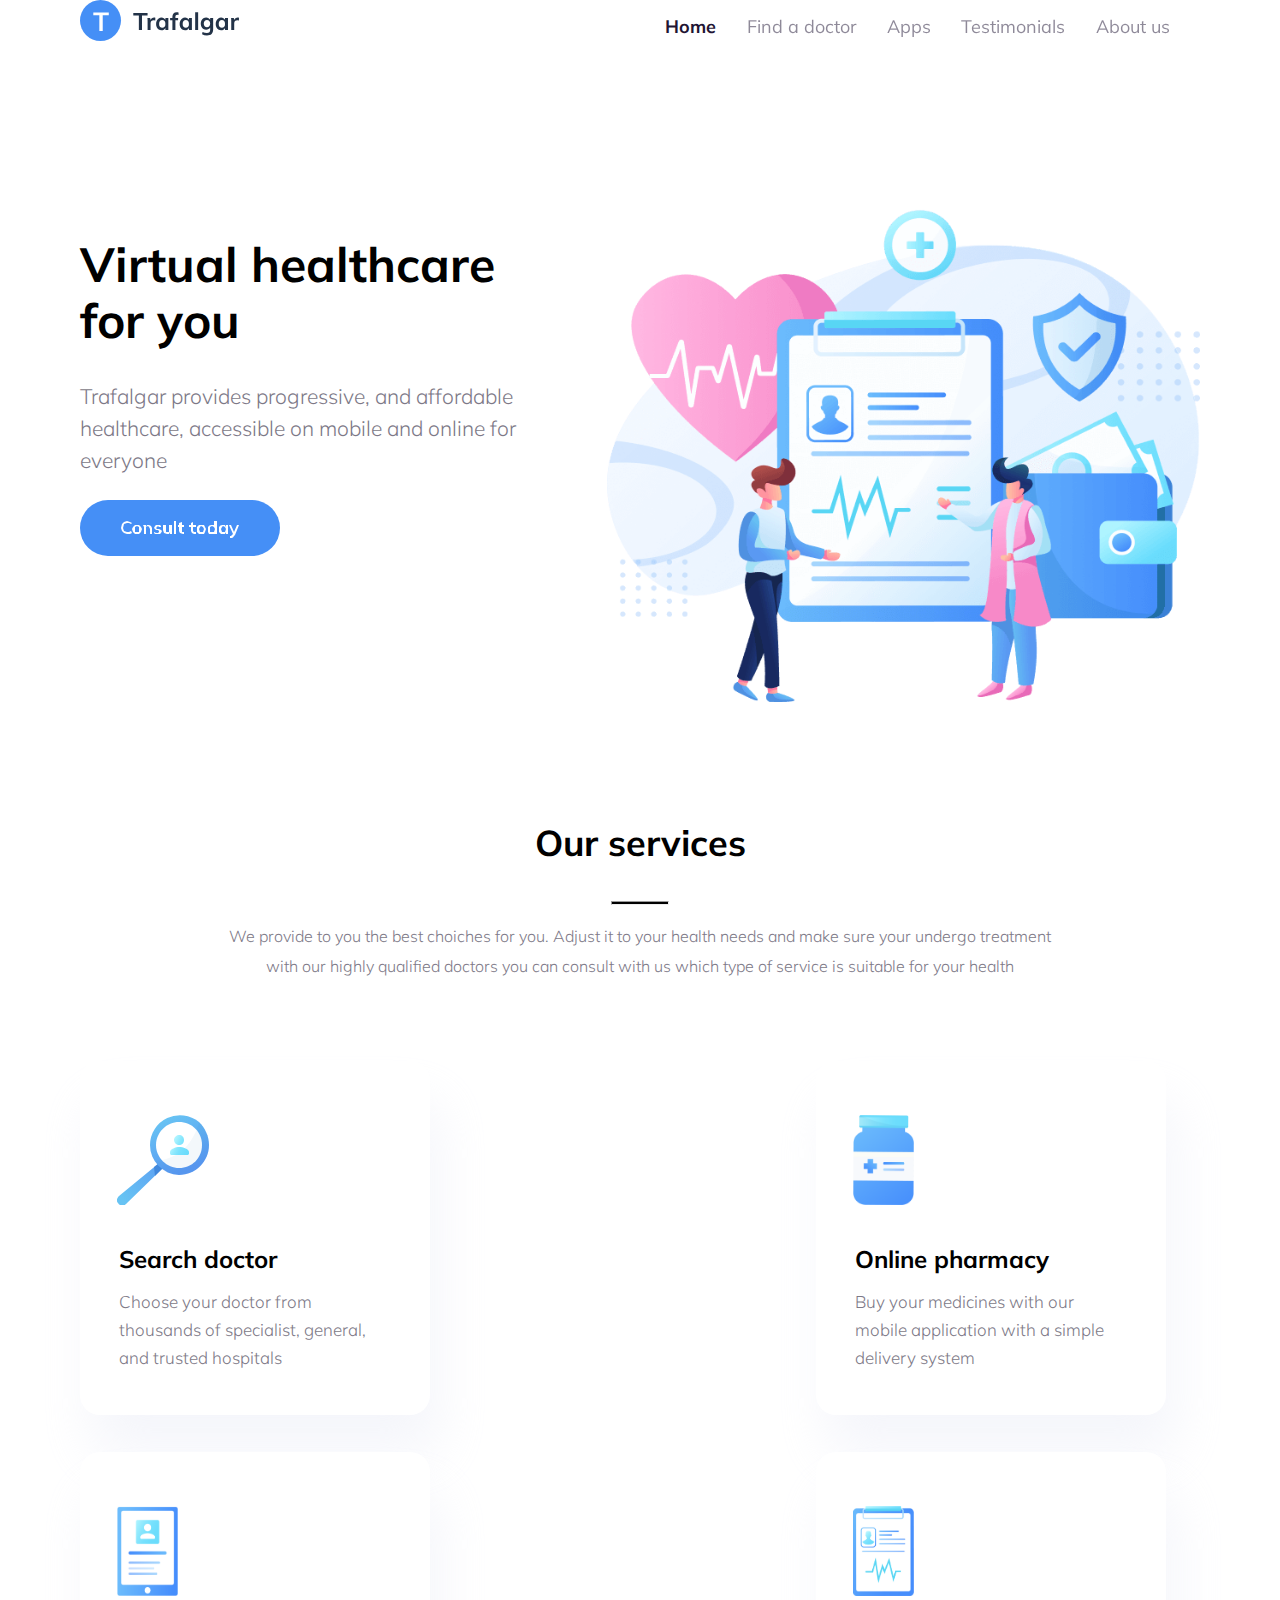
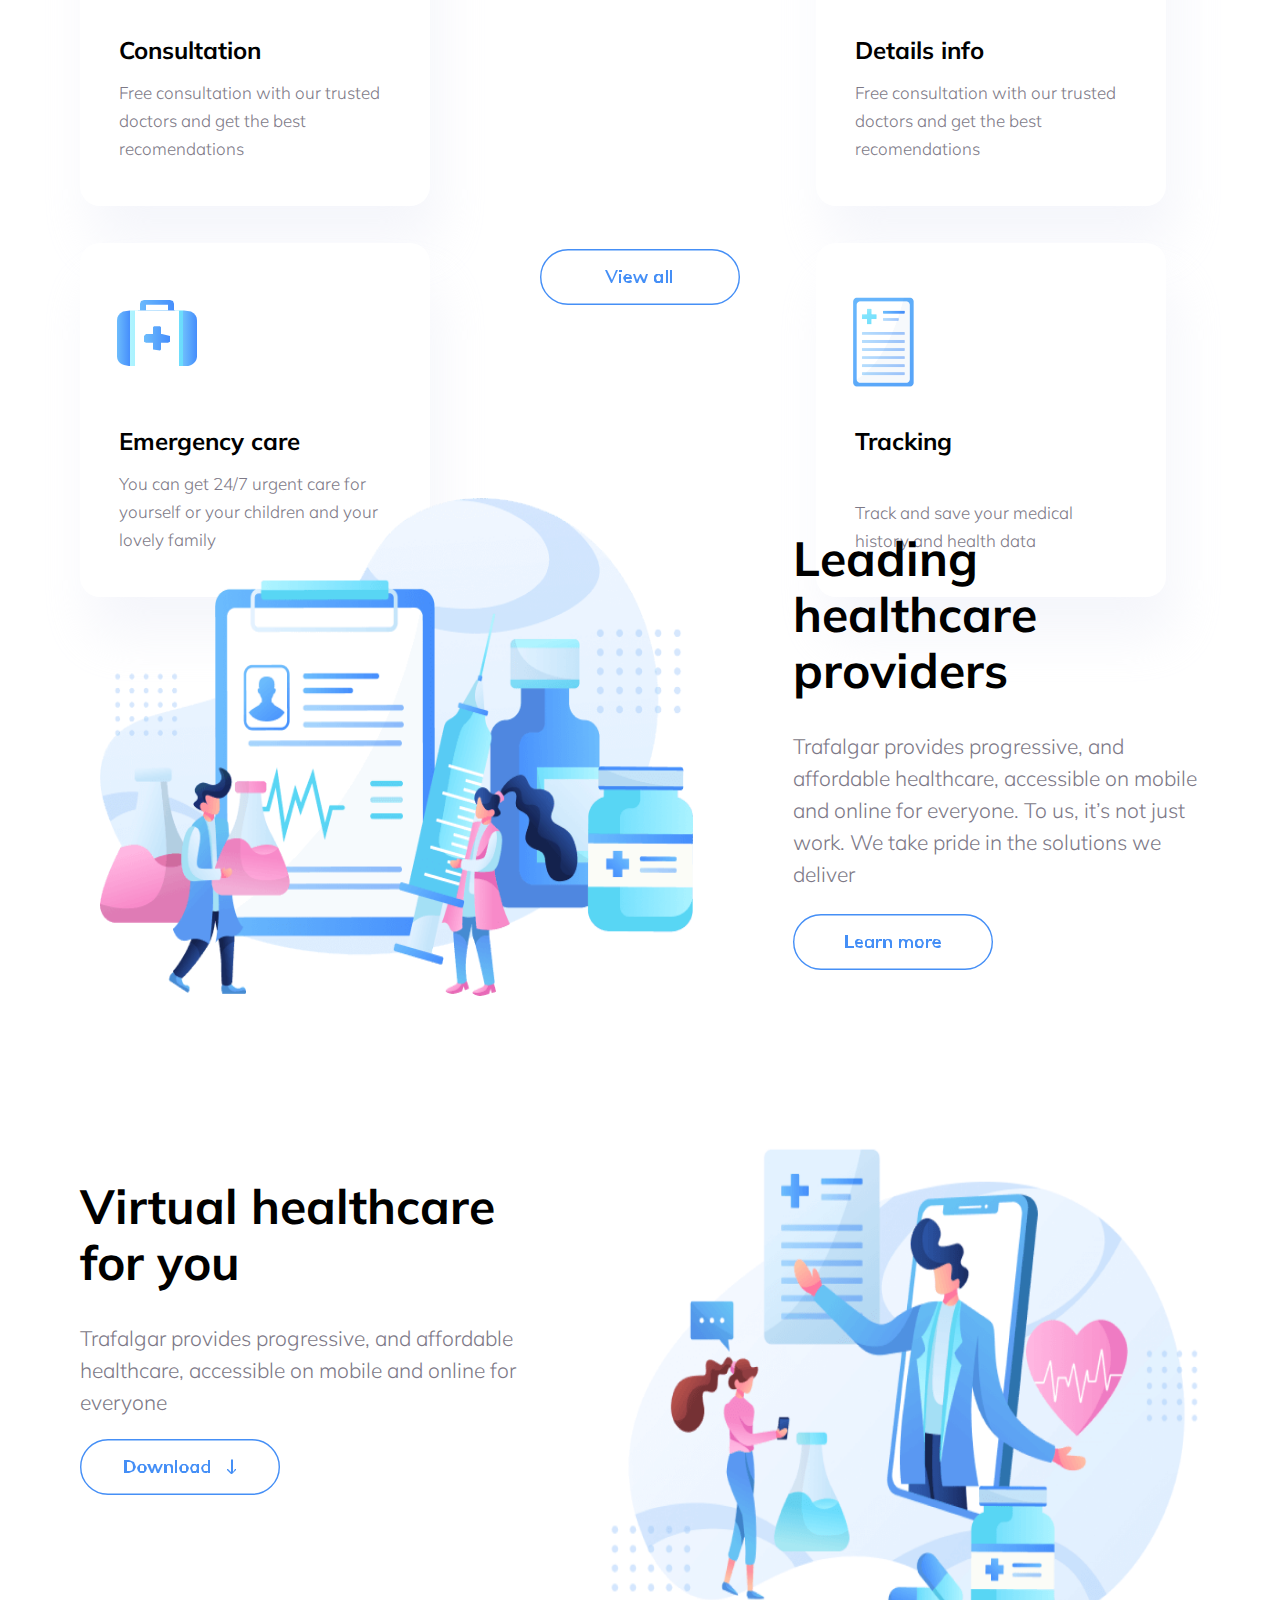
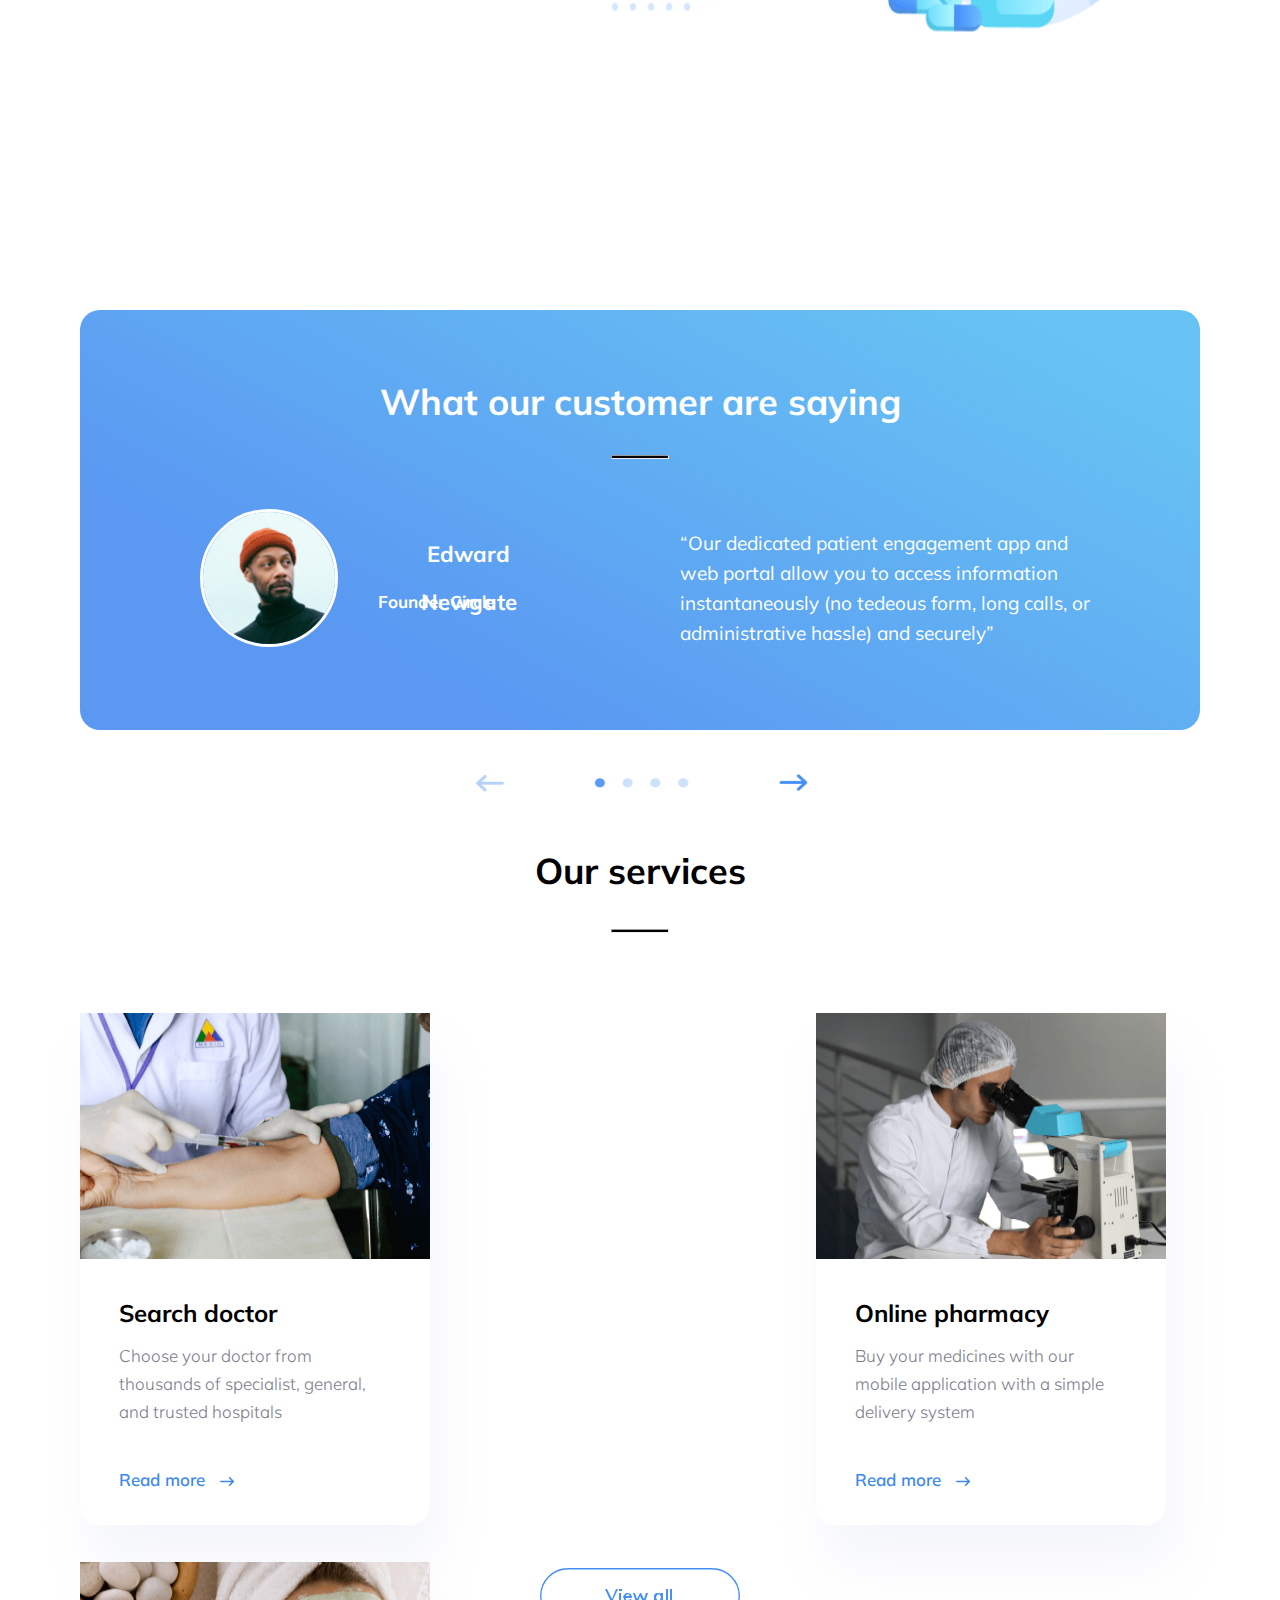
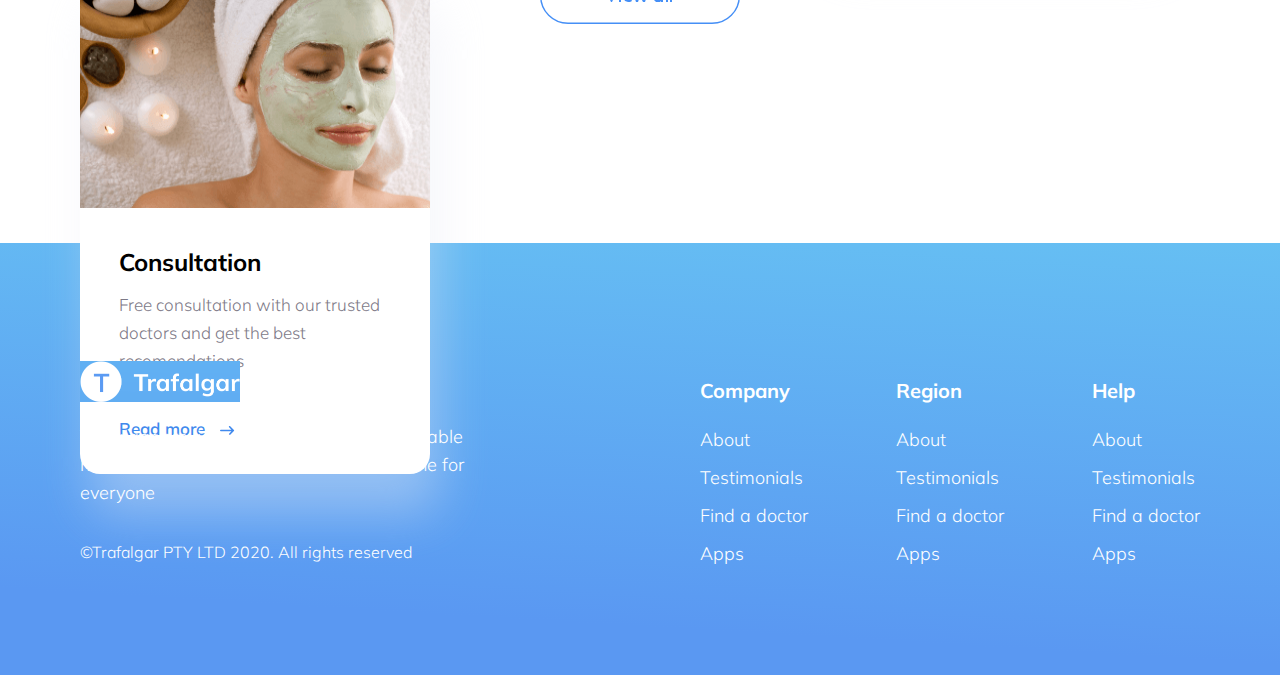
<file: index.html>
<!DOCTYPE html>
<html lang="en">
  <head>
    <title>Trafalgar</title>
    <!-- <link rel="preconnect" href="https://fonts.googleapis.com" />
    <link rel="preconnect" href="https://fonts.gstatic.com" crossorigin />
    <link
      href="https://fonts.googleapis.com/css2?family=Mulish:wght@300;400;600;700&display=swap"
      rel="stylesheet"
    /> -->
    <link rel="stylesheet" href="./css/normalize_minifity.css" />
    <link rel="stylesheet" href="./css/main_minifity.css" />
  </head>
  <body>
    <!-- Header_section -->

    <header class="site_header">
      <div class="container">
        <div class="site_logo">
          <img class="logo_img" src="./images/logo.svg" alt="Logo" />
        </div>
        <nav class="site_nav">
          <ul class="site_list">
            <li class="site_item">
              <a class="site_link home_link" href=""> Home </a>
            </li>
            <li class="site_item">
              <a class="site_link" href=""> Find a doctor </a>
            </li>
            <li class="site_item">
              <a class="site_link" href=""> Apps </a>
            </li>
            <li class="site_item">
              <a class="site_link" href=""> Testimonials </a>
            </li>
            <li class="site_item">
              <a class="site_link" href=""> About us </a>
            </li>
          </ul>
        </nav>
      </div>
    </header>

    <!-- /Header_section -->

    <!-- Hero_section -->

    <section class="hero total_section">
      <div class="container">
        <div class="hero_wrap total_wrap">
          <h1 class="hero_title total_title">Virtual healthcare for you</h1>
          <p class="hero_describe total_describe">
            Trafalgar provides progressive, and affordable healthcare,
            accessible on mobile and online for everyone
          </p>
          <a href=""> </a>
          <a class="btn_link" href="">
            <div class="button1">
              <img src="./images/consult.svg" alt="" />
            </div>
          </a>
        </div>
        <img class="hero_img total_img" src="./images/img1.png" alt="rasm" />
      </div>
    </section>

    <!--  /Hero_section -->

    <!--  Service_section  -->

    <section class="service">
      <div class="container">
        <div class="service_header">
          <h2 class="total_header__title">Our services</h2>
          <hr class="total_short__line" />
          <p class="service_description">
            We provide to you the best choiches for you. Adjust it to your
            health needs and make sure your undergo treatment with our highly
            qualified doctors you can consult with us which type of service is
            suitable for your health
          </p>
        </div>
        <div class="service_table">
          <ul class="service_list">
            <li class="service_item">
              <a href="">
                <div class="service_wrap">
                  <img
                    class="service_wrap__img"
                    src="./images/lupa.svg"
                    alt="Lupa"
                  />
                  <h4 class="service_wrap__title">Search doctor</h4>
                  <p class="service_wrap__description">
                    Choose your doctor from thousands of specialist, general,
                    and trusted hospitals
                  </p>
                </div>
              </a>
            </li>
            <li class="service_item">
              <a href="">
                <div class="service_wrap">
                  <img
                    class="service_wrap__img banka"
                    src="./images/banka.png"
                    alt="Banka"
                  />
                  <h4 class="service_wrap__title">Online pharmacy</h4>
                  <p class="service_wrap__description">
                    Buy your medicines with our mobile application with a simple
                    delivery system
                  </p>
                </div>
              </a>
            </li>
            <li class="service_item">
              <a href="">
                <div class="service_wrap">
                  <img
                    class="service_wrap__img banka"
                    src="./images/hisobot.png"
                    alt="Lupa"
                  />
                  <h4 class="service_wrap__title">Consultation</h4>
                  <p class="service_wrap__description">
                    Free consultation with our trusted doctors and get the best
                    recomendations
                  </p>
                </div>
              </a>
            </li>
            <li class="service_item">
              <a href="">
                <div class="service_wrap">
                  <img
                    class="service_wrap__img banka"
                    src="./images/yurak.png"
                    alt="Lupa"
                  />
                  <h4 class="service_wrap__title">Details info</h4>
                  <p class="service_wrap__description">
                    Free consultation with our trusted doctors and get the best
                    recomendations
                  </p>
                </div>
              </a>
            </li>
            <li class="service_item">
              <a href="">
                <div class="service_wrap">
                  <img
                    class="service_wrap__img portfel"
                    src="./images/portfel.svg"
                    alt="Lupa"
                  />
                  <h4 class="service_wrap__title">Emergency care</h4>
                  <p class="service_wrap__description">
                    You can get 24/7 urgent care for yourself or your children
                    and your lovely family
                  </p>
                </div>
              </a>
            </li>
            <li class="service_item">
              <a href="">
                <div class="service_wrap">
                  <img
                    class="service_wrap__img banka"
                    src="./images/notebook.png"
                    alt="Lupa"
                  />
                  <h4 class="service_wrap__title tag">Tracking</h4>
                  <p class="service_wrap__description">
                    Track and save your medical history and health data
                  </p>
                </div>
              </a>
            </li>
          </ul>
        </div>
        <div class="btn">
          <img src="./images/btn.svg" alt="" />
        </div>
      </div>
    </section>

    <!-- /Service_section -->

    <!--  Provider_section -->

    <section class="provider total_section">
      <div class="container">
        <img
          class="total_img provider_img"
          src="./images/img2.png"
          alt="rasm"
        />
        <div class="total_wrap provider_wrap">
          <h1 class="total_title">Leading healthcare providers</h1>
          <p class="total_describe">
            Trafalgar provides progressive, and affordable healthcare,
            accessible on mobile and online for everyone. To us, it’s not just
            work. We take pride in the solutions we deliver
          </p>
          <a class="btn_link" href="">
            <div class="button1">
              <img src="./images/learnmore.svg" alt="" />
            </div>
          </a>
        </div>
      </div>
    </section>

    <!-- /Provider_section -->

    <!-- Mobile_section   -->

    <section class="mobile total_section">
      <div class="container">
        <div class="total_wrap">
          <h1 class="total_title">Virtual healthcare for you</h1>
          <p class="total_describe">
            Trafalgar provides progressive, and affordable healthcare,
            accessible on mobile and online for everyone
          </p>
          <a class="btn_link" href="">
            <div class="button1">
              <img src="./images/download_btn.svg" alt="" />
            </div>
          </a>
        </div>
        <img class="total_img" src="./images/mobile.png" alt="rasm" />
      </div>
    </section>

    <!-- /Mobile_section   -->

    <!-- Customer_section -->

    <section class="customer">
      <div class="container">
        <div class="customer_card">
          <div class="customer_header">
            <h2 class="total_header__title customer_title">
              What our customer are saying
            </h2>
            <hr class="total_short__line" />
          </div>
          <div class="customer_info">
            <div class="customer_profile">
              <img
                class="customer_img"
                src="./images/customer_profile.png"
                alt="rasm"
              />
              <div class="customer_profile__info">
                <h6 class="c_profile_title">Edward Newgate</h6>
                <h6 class="c_profile_descripe">Founder Circle</h6>
              </div>
            </div>

            <p class="customer_descripe">
              “Our dedicated patient engagement app and web portal allow you to
              access information instantaneously (no tedeous form, long calls,
              or administrative hassle) and securely”
            </p>
          </div>
        </div>

        <div class="strelka">
          <img class="strelka_img" src="./images/strelka.png" alt="" />
        </div>
      </div>
    </section>

    <!-- /Customer_section -->

    <!-- Article_section -->

    <section class="service article">
      <div class="container">
        <div class="service_header">
          <h2 class="total_header__title">Our services</h2>
          <hr class="total_short__line" />
        </div>
        <div class="service_table article_table">
          <ul class="service_list">
            <li class="service_item">
              <a href="">
                <div class="service_wrap article_wrap">
                  <img
                    class="service_wrap__img article_img"
                    src="./images/ukol.png"
                    alt="Lupa"
                  />
                  <h4 class="service_wrap__title">Search doctor</h4>
                  <p class="service_wrap__description">
                    Choose your doctor from thousands of specialist, general,
                    and trusted hospitals
                  </p>
                  <a class="readmore" href=""
                    >Read more
                    <img class="vector" src="./images/vector.svg" alt="" />
                  </a>
                </div>
              </a>
            </li>
            <li class="service_item">
              <a href="">
                <div class="service_wrap article_wrap">
                  <img
                    class="service_wrap__img article_img"
                    src="./images/mikroskop.png"
                    alt="Banka"
                  />
                  <h4 class="service_wrap__title">Online pharmacy</h4>
                  <p class="service_wrap__description">
                    Buy your medicines with our mobile application with a simple
                    delivery system
                  </p>
                  <a class="readmore" href=""
                    >Read more
                    <img class="vector" src="./images/vector.svg" alt=""
                  /></a>
                </div>
              </a>
            </li>
            <li class="service_item">
              <a class="wrap_link" href="">
                <div class="service_wrap article_wrap">
                  <img
                    class="service_wrap__img article_img"
                    src="./images/yuz.png"
                    alt="Lupa"
                  />
                  <h4 class="service_wrap__title">Consultation</h4>
                  <p class="service_wrap__description">
                    Free consultation with our trusted doctors and get the best
                    recomendations
                  </p>
                  <a class="readmore" href=""
                    >Read more
                    <img class="vector" src="./images/vector.svg" alt=""
                  /></a>
                </div>
              </a>
            </li>
          </ul>
        </div>
        <div class="btn">
          <img src="./images/btn.svg" alt="" />
        </div>
      </div>
    </section>

    <!-- /Article_section -->

    <!-- Footer_section -->

    <footer class="footer_section">
      <div class="container">
        <div class="about">
          <div class="trafalgar_logo">
            <img class="logo_img" src="./images/btn2.png" alt="" />
          </div>
          <h5 class="about_descripe">
            Trafalgar provides progressive, and affordable healthcare,
            accessible on mobile and online for everyone
          </h5>
          <h5 class="copyright">
            ©Trafalgar PTY LTD 2020. All rights reserved
          </h5>
        </div>
        <div class="catigorie">
          <div class="catigories">
            <h4 class="catigories_title">Company</h4>
            <ul class="catigories_list">
              <li class="catigories_item">
                <a class="catigories_link" href="">About</a>
              </li>
              <li class="catigories_item">
                <a class="catigories_link" href="">Testimonials</a>
              </li>
              <li class="catigories_item">
                <a class="catigories_link" href="">Find a doctor</a>
              </li>
              <li class="catigories_item">
                <a class="catigories_link" href="">Apps</a>
              </li>
            </ul>
          </div>
          <div class="catigories">
            <h4 class="catigories_title">Region</h4>
            <ul class="catigories_list">
              <li class="catigories_item">
                <a class="catigories_link" href="">About</a>
              </li>
              <li class="catigories_item">
                <a class="catigories_link" href="">Testimonials</a>
              </li>
              <li class="catigories_item">
                <a class="catigories_link" href="">Find a doctor</a>
              </li>
              <li class="catigories_item">
                <a class="catigories_link" href="">Apps</a>
              </li>
            </ul>
          </div>
          <div class="catigories">
            <h4 class="catigories_title">Help</h4>
            <ul class="catigories_list">
              <li class="catigories_item">
                <a class="catigories_link" href="">About</a>
              </li>
              <li class="catigories_item">
                <a class="catigories_link" href="">Testimonials</a>
              </li>
              <li class="catigories_item">
                <a class="catigories_link" href="">Find a doctor</a>
              </li>
              <li class="catigories_item">
                <a class="catigories_link" href="">Apps</a>
              </li>
            </ul>
          </div>
        </div>
      </div>
    </footer>

    <!-- /Footer_section -->
  </body>
</html>
</file>
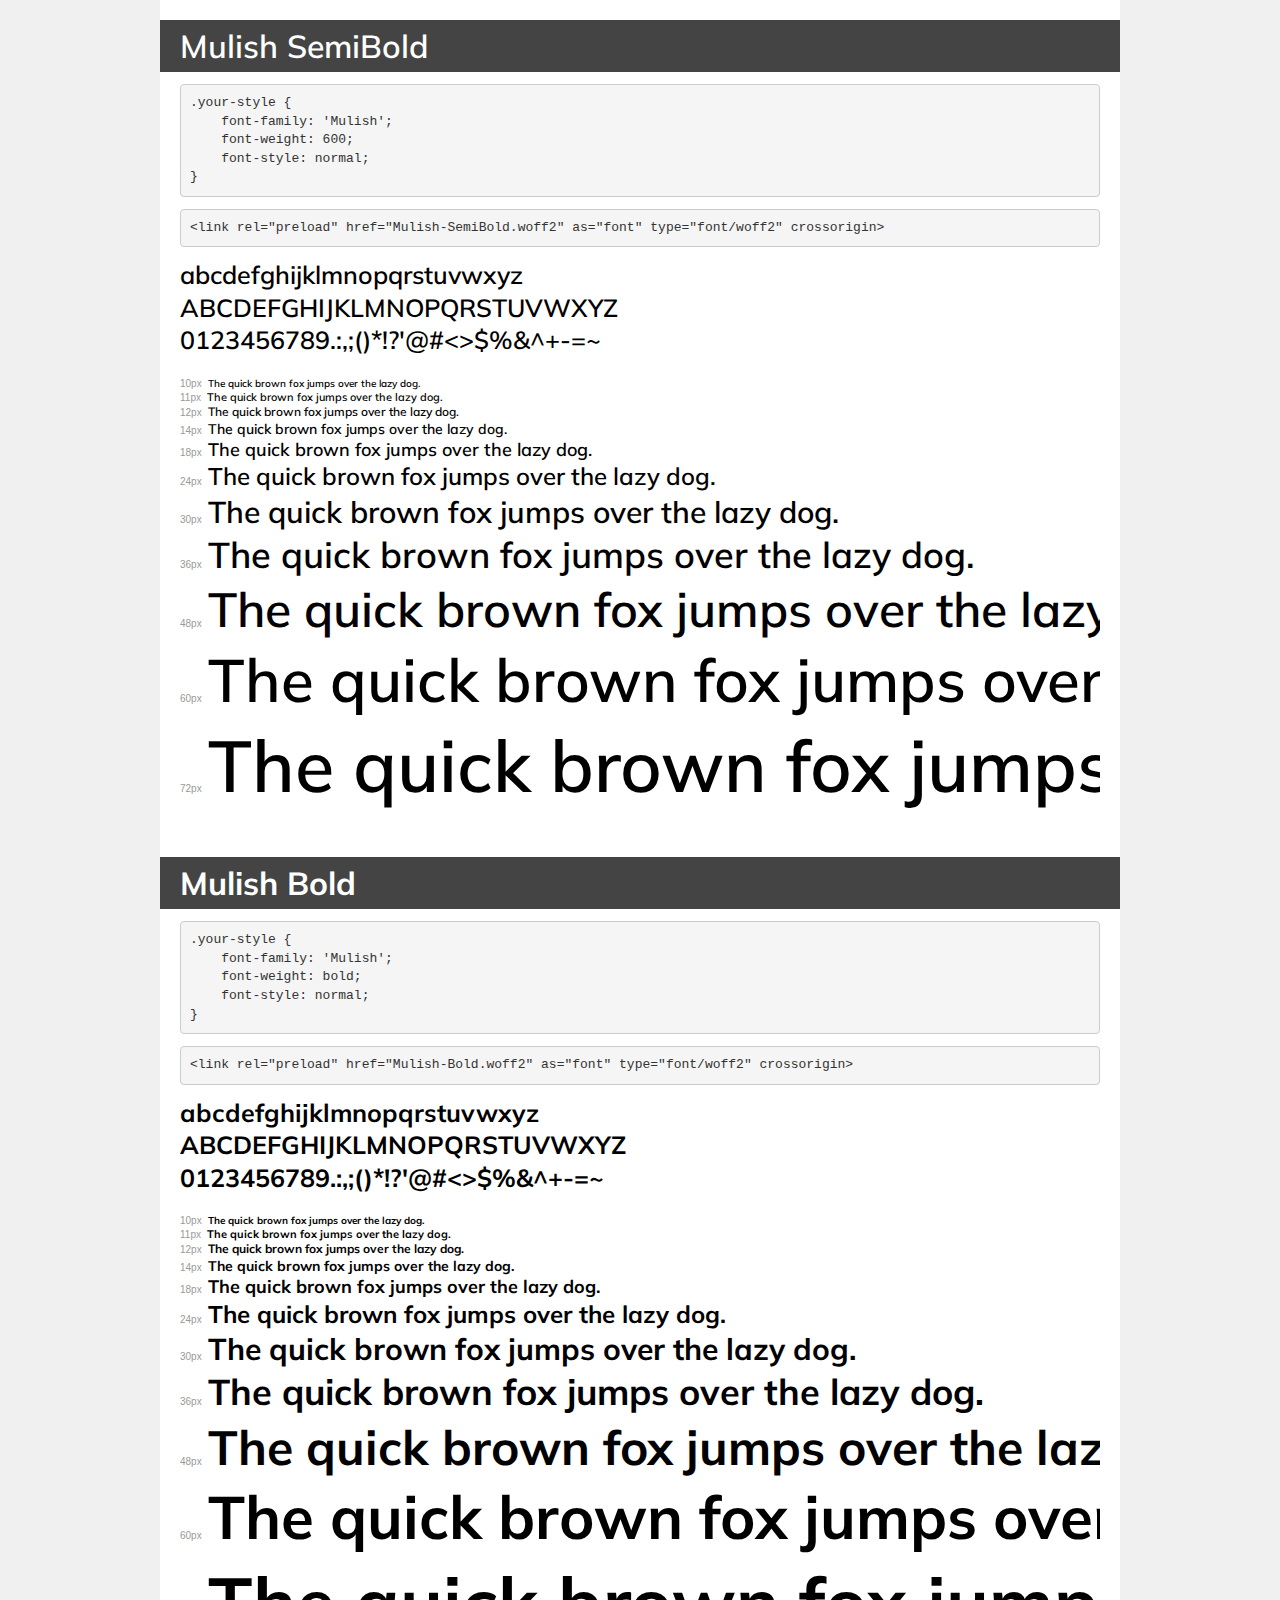
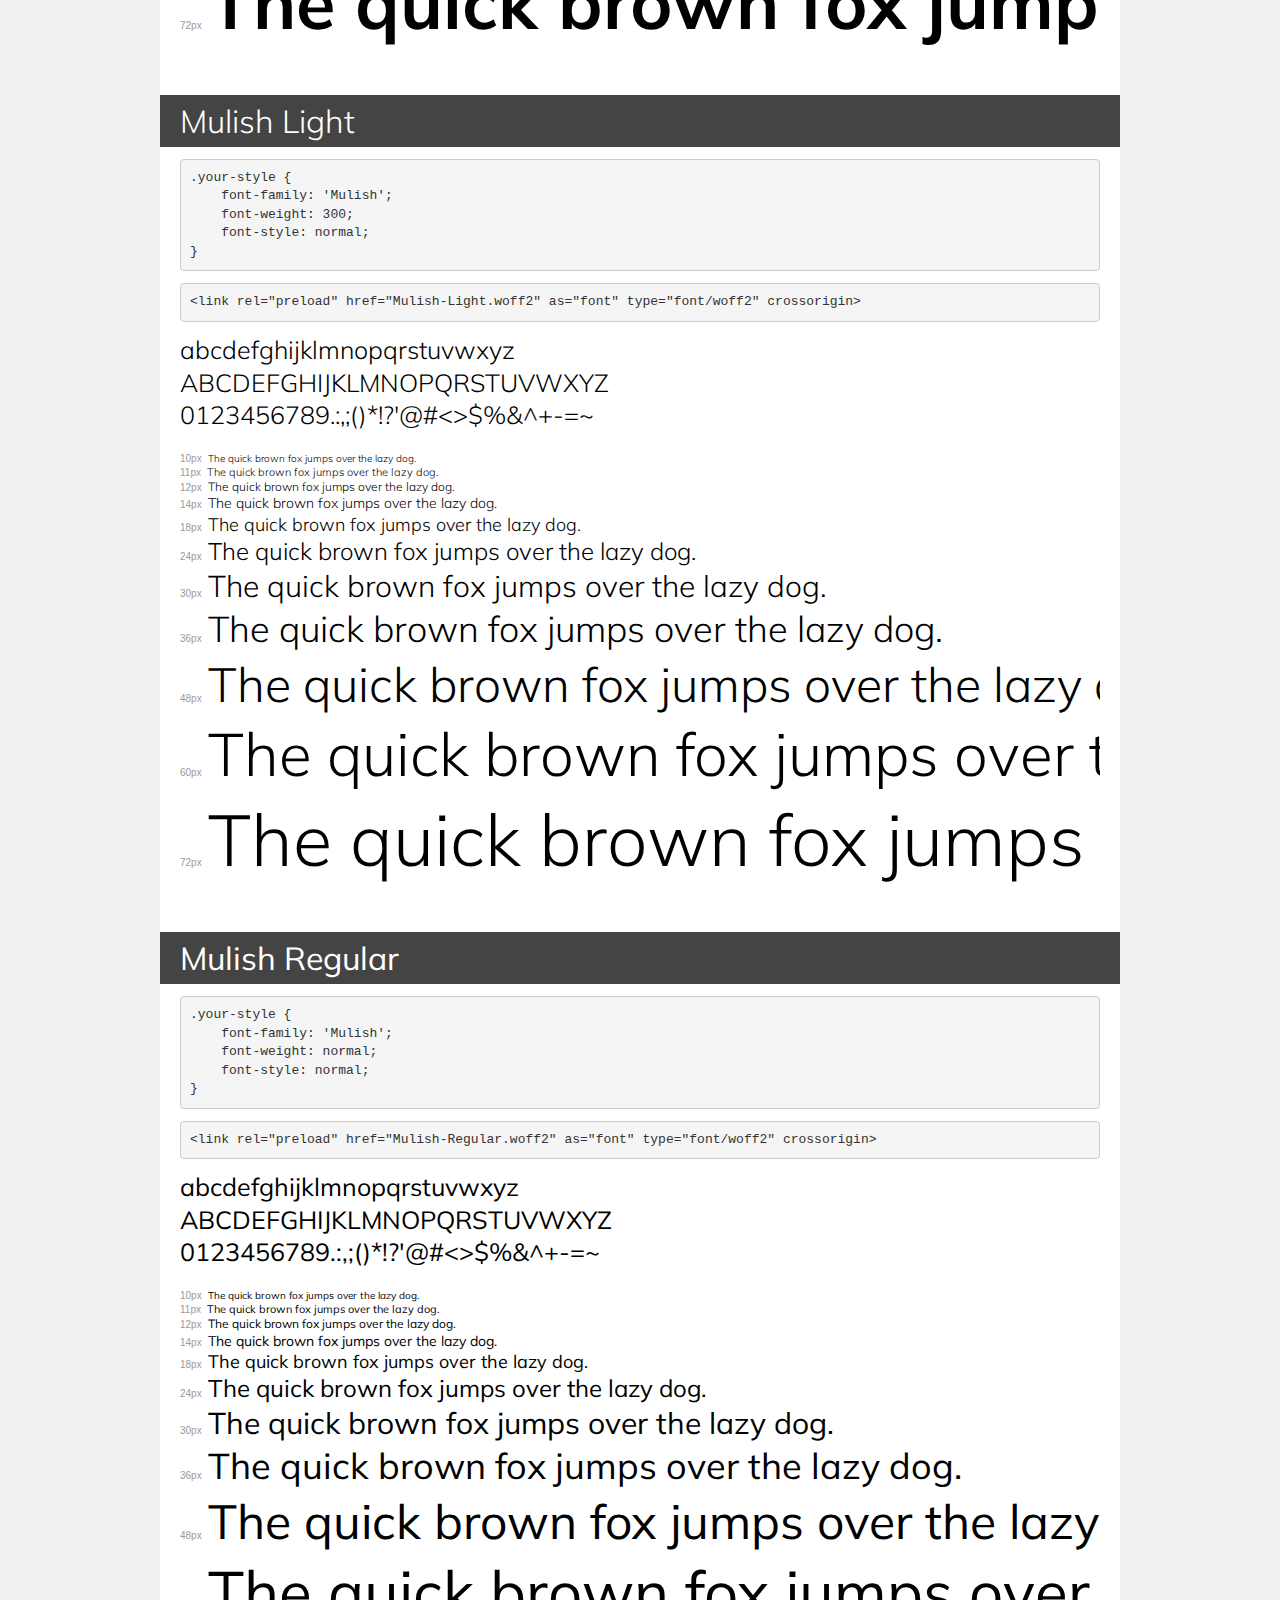
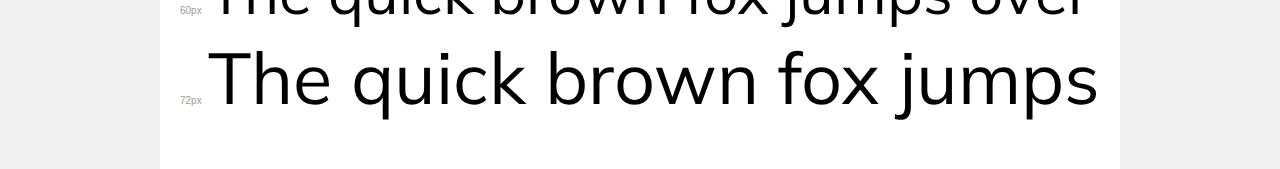
<file: fonts/demo.html>
<!DOCTYPE html>
<html lang="en">
<head>
    <meta charset="utf-8">
    <meta http-equiv="X-UA-Compatible" content="IE=edge">
    <meta name="viewport" content="width=device-width, initial-scale=1">
    <meta name="robots" content="noindex, noarchive">
    <meta name="format-detection" content="telephone=no">
    <title>Transfonter demo</title>
    <link href="stylesheet.css" rel="stylesheet">
    <style>
        /*
        http://meyerweb.com/eric/tools/css/reset/
        v2.0 | 20110126
        License: none (public domain)
        */
        html, body, div, span, applet, object, iframe,
        h1, h2, h3, h4, h5, h6, p, blockquote, pre,
        a, abbr, acronym, address, big, cite, code,
        del, dfn, em, img, ins, kbd, q, s, samp,
        small, strike, strong, sub, sup, tt, var,
        b, u, i, center,
        dl, dt, dd, ol, ul, li,
        fieldset, form, label, legend,
        table, caption, tbody, tfoot, thead, tr, th, td,
        article, aside, canvas, details, embed,
        figure, figcaption, footer, header, hgroup,
        menu, nav, output, ruby, section, summary,
        time, mark, audio, video {
            margin: 0;
            padding: 0;
            border: 0;
            font-size: 100%;
            font: inherit;
            vertical-align: baseline;
        }
        /* HTML5 display-role reset for older browsers */
        article, aside, details, figcaption, figure,
        footer, header, hgroup, menu, nav, section {
            display: block;
        }
        body {
            line-height: 1;
        }
        ol, ul {
            list-style: none;
        }
        blockquote, q {
            quotes: none;
        }
        blockquote:before, blockquote:after,
        q:before, q:after {
            content: '';
            content: none;
        }
        table {
            border-collapse: collapse;
            border-spacing: 0;
        }
        /* demo styles */
        body {
            background: #f0f0f0;
            color: #000;
        }
        .page {
            background: #fff;
            width: 920px;
            margin: 0 auto;
            padding: 20px 20px 0 20px;
            overflow: hidden;
        }
        .font-container {
            overflow-x: auto;
            overflow-y: hidden;
            margin-bottom: 40px;
            line-height: 1.3;
            white-space: nowrap;
            padding-bottom: 5px;
        }
        h1 {
            position: relative;
            background: #444;
            font-size: 32px;
            color: #fff;
            padding: 10px 20px;
            margin: 0 -20px 12px -20px;
        }
        .letters {
            font-size: 25px;
            margin-bottom: 20px;
        }
        .s10:before {
            content: '10px';
        }
        .s11:before {
            content: '11px';
        }
        .s12:before {
            content: '12px';
        }
        .s14:before {
            content: '14px';
        }
        .s18:before {
            content: '18px';
        }
        .s24:before {
            content: '24px';
        }
        .s30:before {
            content: '30px';
        }
        .s36:before {
            content: '36px';
        }
        .s48:before {
            content: '48px';
        }
        .s60:before {
            content: '60px';
        }
        .s72:before {
            content: '72px';
        }
        .s10:before, .s11:before, .s12:before, .s14:before,
        .s18:before, .s24:before, .s30:before, .s36:before,
        .s48:before, .s60:before, .s72:before {
            font-family: Arial, sans-serif;
            font-size: 10px;
            font-weight: normal;
            font-style: normal;
            color: #999;
            padding-right: 6px;
        }
        pre {
            display: block;
            padding: 9px;
            margin: 0 0 12px;
            font-family: Monaco, Menlo, Consolas, "Courier New", monospace;
            font-size: 13px;
            line-height: 1.428571429;
            color: #333;
            font-weight: normal;
            font-style: normal;
            background-color: #f5f5f5;
            border: 1px solid #ccc;
            overflow-x: auto;
            border-radius: 4px;
        }
        /* responsive */
        @media (max-width: 959px) {
            .page {
                width: auto;
                margin: 0;
            }
        }
    </style>
</head>
<body>
<div class="page">
    <div class="demo">
        <h1 style="font-family: 'Mulish'; font-weight: 600; font-style: normal;">Mulish SemiBold</h1>
        <pre title="Usage">.your-style {
    font-family: 'Mulish';
    font-weight: 600;
    font-style: normal;
}</pre>
        <pre title="Preload (optional)">
&lt;link rel=&quot;preload&quot; href=&quot;Mulish-SemiBold.woff2&quot; as=&quot;font&quot; type=&quot;font/woff2&quot; crossorigin&gt;</pre>
        <div class="font-container" style="font-family: 'Mulish'; font-weight: 600; font-style: normal;">
            <p class="letters">
                abcdefghijklmnopqrstuvwxyz<br>
ABCDEFGHIJKLMNOPQRSTUVWXYZ<br>
                0123456789.:,;()*!?'@#&lt;&gt;$%&^+-=~
            </p>
            <p class="s10" style="font-size: 10px;">The quick brown fox jumps over the lazy dog.</p>
            <p class="s11" style="font-size: 11px;">The quick brown fox jumps over the lazy dog.</p>
            <p class="s12" style="font-size: 12px;">The quick brown fox jumps over the lazy dog.</p>
            <p class="s14" style="font-size: 14px;">The quick brown fox jumps over the lazy dog.</p>
            <p class="s18" style="font-size: 18px;">The quick brown fox jumps over the lazy dog.</p>
            <p class="s24" style="font-size: 24px;">The quick brown fox jumps over the lazy dog.</p>
            <p class="s30" style="font-size: 30px;">The quick brown fox jumps over the lazy dog.</p>
            <p class="s36" style="font-size: 36px;">The quick brown fox jumps over the lazy dog.</p>
            <p class="s48" style="font-size: 48px;">The quick brown fox jumps over the lazy dog.</p>
            <p class="s60" style="font-size: 60px;">The quick brown fox jumps over the lazy dog.</p>
            <p class="s72" style="font-size: 72px;">The quick brown fox jumps over the lazy dog.</p>
        </div>
    </div>

    <div class="demo">
        <h1 style="font-family: 'Mulish'; font-weight: bold; font-style: normal;">Mulish Bold</h1>
        <pre title="Usage">.your-style {
    font-family: 'Mulish';
    font-weight: bold;
    font-style: normal;
}</pre>
        <pre title="Preload (optional)">
&lt;link rel=&quot;preload&quot; href=&quot;Mulish-Bold.woff2&quot; as=&quot;font&quot; type=&quot;font/woff2&quot; crossorigin&gt;</pre>
        <div class="font-container" style="font-family: 'Mulish'; font-weight: bold; font-style: normal;">
            <p class="letters">
                abcdefghijklmnopqrstuvwxyz<br>
ABCDEFGHIJKLMNOPQRSTUVWXYZ<br>
                0123456789.:,;()*!?'@#&lt;&gt;$%&^+-=~
            </p>
            <p class="s10" style="font-size: 10px;">The quick brown fox jumps over the lazy dog.</p>
            <p class="s11" style="font-size: 11px;">The quick brown fox jumps over the lazy dog.</p>
            <p class="s12" style="font-size: 12px;">The quick brown fox jumps over the lazy dog.</p>
            <p class="s14" style="font-size: 14px;">The quick brown fox jumps over the lazy dog.</p>
            <p class="s18" style="font-size: 18px;">The quick brown fox jumps over the lazy dog.</p>
            <p class="s24" style="font-size: 24px;">The quick brown fox jumps over the lazy dog.</p>
            <p class="s30" style="font-size: 30px;">The quick brown fox jumps over the lazy dog.</p>
            <p class="s36" style="font-size: 36px;">The quick brown fox jumps over the lazy dog.</p>
            <p class="s48" style="font-size: 48px;">The quick brown fox jumps over the lazy dog.</p>
            <p class="s60" style="font-size: 60px;">The quick brown fox jumps over the lazy dog.</p>
            <p class="s72" style="font-size: 72px;">The quick brown fox jumps over the lazy dog.</p>
        </div>
    </div>

    <div class="demo">
        <h1 style="font-family: 'Mulish'; font-weight: 300; font-style: normal;">Mulish Light</h1>
        <pre title="Usage">.your-style {
    font-family: 'Mulish';
    font-weight: 300;
    font-style: normal;
}</pre>
        <pre title="Preload (optional)">
&lt;link rel=&quot;preload&quot; href=&quot;Mulish-Light.woff2&quot; as=&quot;font&quot; type=&quot;font/woff2&quot; crossorigin&gt;</pre>
        <div class="font-container" style="font-family: 'Mulish'; font-weight: 300; font-style: normal;">
            <p class="letters">
                abcdefghijklmnopqrstuvwxyz<br>
ABCDEFGHIJKLMNOPQRSTUVWXYZ<br>
                0123456789.:,;()*!?'@#&lt;&gt;$%&^+-=~
            </p>
            <p class="s10" style="font-size: 10px;">The quick brown fox jumps over the lazy dog.</p>
            <p class="s11" style="font-size: 11px;">The quick brown fox jumps over the lazy dog.</p>
            <p class="s12" style="font-size: 12px;">The quick brown fox jumps over the lazy dog.</p>
            <p class="s14" style="font-size: 14px;">The quick brown fox jumps over the lazy dog.</p>
            <p class="s18" style="font-size: 18px;">The quick brown fox jumps over the lazy dog.</p>
            <p class="s24" style="font-size: 24px;">The quick brown fox jumps over the lazy dog.</p>
            <p class="s30" style="font-size: 30px;">The quick brown fox jumps over the lazy dog.</p>
            <p class="s36" style="font-size: 36px;">The quick brown fox jumps over the lazy dog.</p>
            <p class="s48" style="font-size: 48px;">The quick brown fox jumps over the lazy dog.</p>
            <p class="s60" style="font-size: 60px;">The quick brown fox jumps over the lazy dog.</p>
            <p class="s72" style="font-size: 72px;">The quick brown fox jumps over the lazy dog.</p>
        </div>
    </div>

    <div class="demo">
        <h1 style="font-family: 'Mulish'; font-weight: normal; font-style: normal;">Mulish Regular</h1>
        <pre title="Usage">.your-style {
    font-family: 'Mulish';
    font-weight: normal;
    font-style: normal;
}</pre>
        <pre title="Preload (optional)">
&lt;link rel=&quot;preload&quot; href=&quot;Mulish-Regular.woff2&quot; as=&quot;font&quot; type=&quot;font/woff2&quot; crossorigin&gt;</pre>
        <div class="font-container" style="font-family: 'Mulish'; font-weight: normal; font-style: normal;">
            <p class="letters">
                abcdefghijklmnopqrstuvwxyz<br>
ABCDEFGHIJKLMNOPQRSTUVWXYZ<br>
                0123456789.:,;()*!?'@#&lt;&gt;$%&^+-=~
            </p>
            <p class="s10" style="font-size: 10px;">The quick brown fox jumps over the lazy dog.</p>
            <p class="s11" style="font-size: 11px;">The quick brown fox jumps over the lazy dog.</p>
            <p class="s12" style="font-size: 12px;">The quick brown fox jumps over the lazy dog.</p>
            <p class="s14" style="font-size: 14px;">The quick brown fox jumps over the lazy dog.</p>
            <p class="s18" style="font-size: 18px;">The quick brown fox jumps over the lazy dog.</p>
            <p class="s24" style="font-size: 24px;">The quick brown fox jumps over the lazy dog.</p>
            <p class="s30" style="font-size: 30px;">The quick brown fox jumps over the lazy dog.</p>
            <p class="s36" style="font-size: 36px;">The quick brown fox jumps over the lazy dog.</p>
            <p class="s48" style="font-size: 48px;">The quick brown fox jumps over the lazy dog.</p>
            <p class="s60" style="font-size: 60px;">The quick brown fox jumps over the lazy dog.</p>
            <p class="s72" style="font-size: 72px;">The quick brown fox jumps over the lazy dog.</p>
        </div>
    </div>

</div>
</body>
</html>
</file>
<file: css/main_minifity.css>
@font-face{font-family:"Mulish";src:url("../fonts/Mulish-SemiBold.woff2") format("woff2"),url("../fonts/Mulish-SemiBold.woff") format("woff");font-weight:600;font-style:normal;font-display:swap}@font-face{font-family:"Mulish";src:url("../fonts/Mulish-Bold.woff2") format("woff2"),url("../fonts/Mulish-Bold.woff") format("woff");font-weight:700;font-style:normal;font-display:swap}@font-face{font-family:"Mulish";src:url("../fonts/Mulish-Light.woff2") format("woff2"),url("../fonts/Mulish-Light.woff") format("woff");font-weight:300;font-style:normal;font-display:swap}@font-face{font-family:"Mulish";src:url("../fonts/Mulish-Regular.woff2") format("woff2"),url("../fonts/Mulish-Regular.woff") format("woff");font-weight:400;font-style:normal;font-display:swap}*{-webkit-box-sizing:border-box;box-sizing:border-box}body{margin:0}.container{width:100%;max-width:1400px;margin:0 auto;padding-left:80px;padding-right:80px}.btn{margin-top:40px;text-align:center}.total_section .container{display:-webkit-box;display:-ms-flexbox;display:flex;-webkit-box-pack:justify;-ms-flex-pack:justify;justify-content:space-between;margin-top:150px}
.total_wrap{width:445px;height:338px;padding-bottom:100px}.total_title{font-weight:700;font-family:"Mulish",sans-serif;font-size:48px;line-height:56px}.total_describe{font-size:21px;font-weight:300;font-family:"Mulish",sans-serif;line-height:32px;color:#7d7987}.total_img{width:593px;height:498px}.total_header__title{font-weight:700;font-family:"Mulish",sans-serif;font-size:36px;line-height:56px}.total_short__line{width:56px;margin-top:0;margin-bottom:0;height:2px;background-color:#000}.site_header .container{display:-webkit-box;display:-ms-flexbox;display:flex;-webkit-box-pack:justify;-ms-flex-pack:justify;justify-content:space-between}.logo_img{width:160px;height:41px}.site_list{padding:0;display:-webkit-box;display:-ms-flexbox;display:flex;width:565px;-webkit-box-pack:space-evenly;-ms-flex-pack:space-evenly;justify-content:space-evenly}.site_item{list-style:none}.site_link{font-size:18px;line-height:22px;color:#1f1534;opacity:.5;font-weight:700;font-family:"Mulish",sans-serif;font-weight:400}
.home_link{font-style:normal;font-size:18px;line-height:22px;opacity:1;font-weight:700;font-family:"Mulish",sans-serif}.service{height:1133px;margin-top:113px}.service_header{text-align:center}.service_description{margin-left:auto;margin-right:auto;width:852px;height:60px;size:18px;line-height:30px;color:#7d7987;font-family:"Mulish",sans-serif;font-weight:300}a{text-decoration:none}.service_table{display:-webkit-box;display:-ms-flexbox;display:flex;height:745px;margin-top:80px}.service_list{padding:0;margin:0;display:-webkit-box;display:-ms-flexbox;display:flex;-webkit-box-pack:justify;-ms-flex-pack:justify;justify-content:space-between;-ms-flex-wrap:wrap;flex-wrap:wrap}.service_wrap{width:350px;height:354px;background-color:#fff;background:#fff;-webkit-box-shadow:10px 40px 50px rgba(229,233,246,.4);box-shadow:10px 40px 50px rgba(229,233,246,.4);border-radius:20px}.service_wrap__img{margin-left:37px;margin-top:54px;width:92px;height:90px}.service_wrap__title{width:200px;height:56px;margin-top:22px;margin-bottom:1px;margin-left:39px;font-size:24px;line-height:56px;color:#000;font-family:"Mulish",sans-serif;font-weight:700}
.service_wrap__description{margin-left:39px;width:266px;font-style:normal;font-size:17px;line-height:28px;font-family:"Mulish",sans-serif;font-weight:300;color:#7d7987;margin-bottom:40px;margin-top:1px}.service_item{display:inline-block;margin-right:34px;margin-bottom:37px}.banka{width:61px;font-size:20px}.portfel{width:80px;padding-bottom:20px}.tag{margin-bottom:30px}.provider{margin-left:0}.provider_img{margin-left:20px}.provider_wrap{margin-left:100px}.customer{margin-top:266px;height:420px}.customer_header{text-align:center;margin-bottom:50px}.customer_card{height:420px;text-align:center;color:#fff;border-radius:20px;padding-top:64px;padding-bottom:89px;background:-o-linear-gradient(241.82deg,#67c3f3 9.05%,#5a98f2 76.74%);background:linear-gradient(208.18deg,#67c3f3 9.05%,#5a98f2 76.74%)}.customer_title{margin-top:0;margin-bottom:25px}.customer_info{display:-webkit-box;display:-ms-flexbox;display:flex;-webkit-box-pack:space-evenly;-ms-flex-pack:space-evenly;justify-content:space-evenly}
.customer_profile{display:-webkit-box;display:-ms-flexbox;display:flex;-ms-flex-pack:distribute;justify-content:space-around;width:400px}.customer_descripe{width:420px;height:120px;font-size:19px;line-height:30px;display:inline-block;vertical-align:middle;text-align:left;font-family:"Mulish",sans-serif;font-weight:400}.customer_img{width:138px;height:138px;border-radius:50%;border:3px solid #fff}.customer_profile__info{width:184px;height:138px}.c_profile_title{width:184px;height:48px;font-size:22px;line-height:48px;margin-top:21px;margin-bottom:0;font-weight:300;font-family:"Mulish",sans-serif;font-weight:700}.c_profile_descripe{width:119px;height:48px;font-size:17px;line-height:48px;margin-top:0;margin-bottom:21px;font-family:"Mulish",sans-serif;font-weight:700}.strelka{height:20px;text-align:center;margin-top:43px}.strelka_img{width:336px;height:20px}.article{height:800px}.article_table{height:512px}.article_wrap{height:512px}.article_img{margin-top:0;margin-left:0;width:350px;height:246px}
.readmore{margin-left:39px;font-size:17px;line-height:28px;color:#4089ed;font-family:"Mulish",sans-serif;font-weight:600}.vector{margin-left:10px}.footer_section{height:432px;margin-top:200px;color:#fff;padding-top:118px;background:-o-linear-gradient(266.59deg,#67c3f3 -8.57%,#5a98f2 82.96%);background:linear-gradient(183.41deg,#67c3f3 -8.57%,#5a98f2 82.96%)}.footer_section .container{display:-webkit-box;display:-ms-flexbox;display:flex;-webkit-box-pack:justify;-ms-flex-pack:justify;justify-content:space-between}.about{width:300px;height:201px;text-align:left}.about_descripe{width:391px;height:84px;margin-top:17px;margin-bottom:0;font-size:18px;line-height:28px;font-family:"Mulish",sans-serif;font-weight:300}.copyright{width:391px;height:28px;margin-top:31px;margin-bottom:0;font-size:16px;line-height:28px;font-family:"Mulish",sans-serif;font-weight:300}.catigorie{width:500px;height:200px;text-align:left;display:-webkit-box;display:-ms-flexbox;display:flex;-webkit-box-pack:justify;-ms-flex-pack:justify;justify-content:space-between}
.catigories{display:inline-block;text-align:left}.catigories_title{margin-top:0;margin-bottom:0;width:92px;height:60px;font-size:20px;line-height:60px;font-family:"Mulish",sans-serif;font-weight:700}.catigories_list{padding:0;margin:0}.catigories_item{list-style:none}.catigories_link{color:#fff;font-size:18px;line-height:38px;font-family:"Mulish",sans-serif;font-weight:300}
</file>
<file: fonts/stylesheet.css>
@font-face {
    font-family: 'Mulish';
    src: url('../fonts/Mulish-SemiBold.woff2') format('woff2'),
        url('../fonts/Mulish-SemiBold.woff') format('woff');
    font-weight: 600;
    font-style: normal;
    font-display: swap;
}

@font-face {
    font-family: 'Mulish';
    src: url('../fonts/Mulish-Bold.woff2') format('woff2'),
        url('../fonts/Mulish-Bold.woff') format('woff');
    font-weight: bold;
    font-style: normal;
    font-display: swap;
}

@font-face {
    font-family: 'Mulish';
    src: url('../fonts/Mulish-Light.woff2') format('woff2'),
        url('../fonts/Mulish-Light.woff') format('woff');
    font-weight: 300;
    font-style: normal;
    font-display: swap;
}

@font-face {
    font-family: 'Mulish';
    src: url('../fonts/Mulish-Regular.woff2') format('woff2'),
        url('../fonts/Mulish-Regular.woff') format('woff');
    font-weight: normal;
    font-style: normal;
    font-display: swap;
}
</file>
